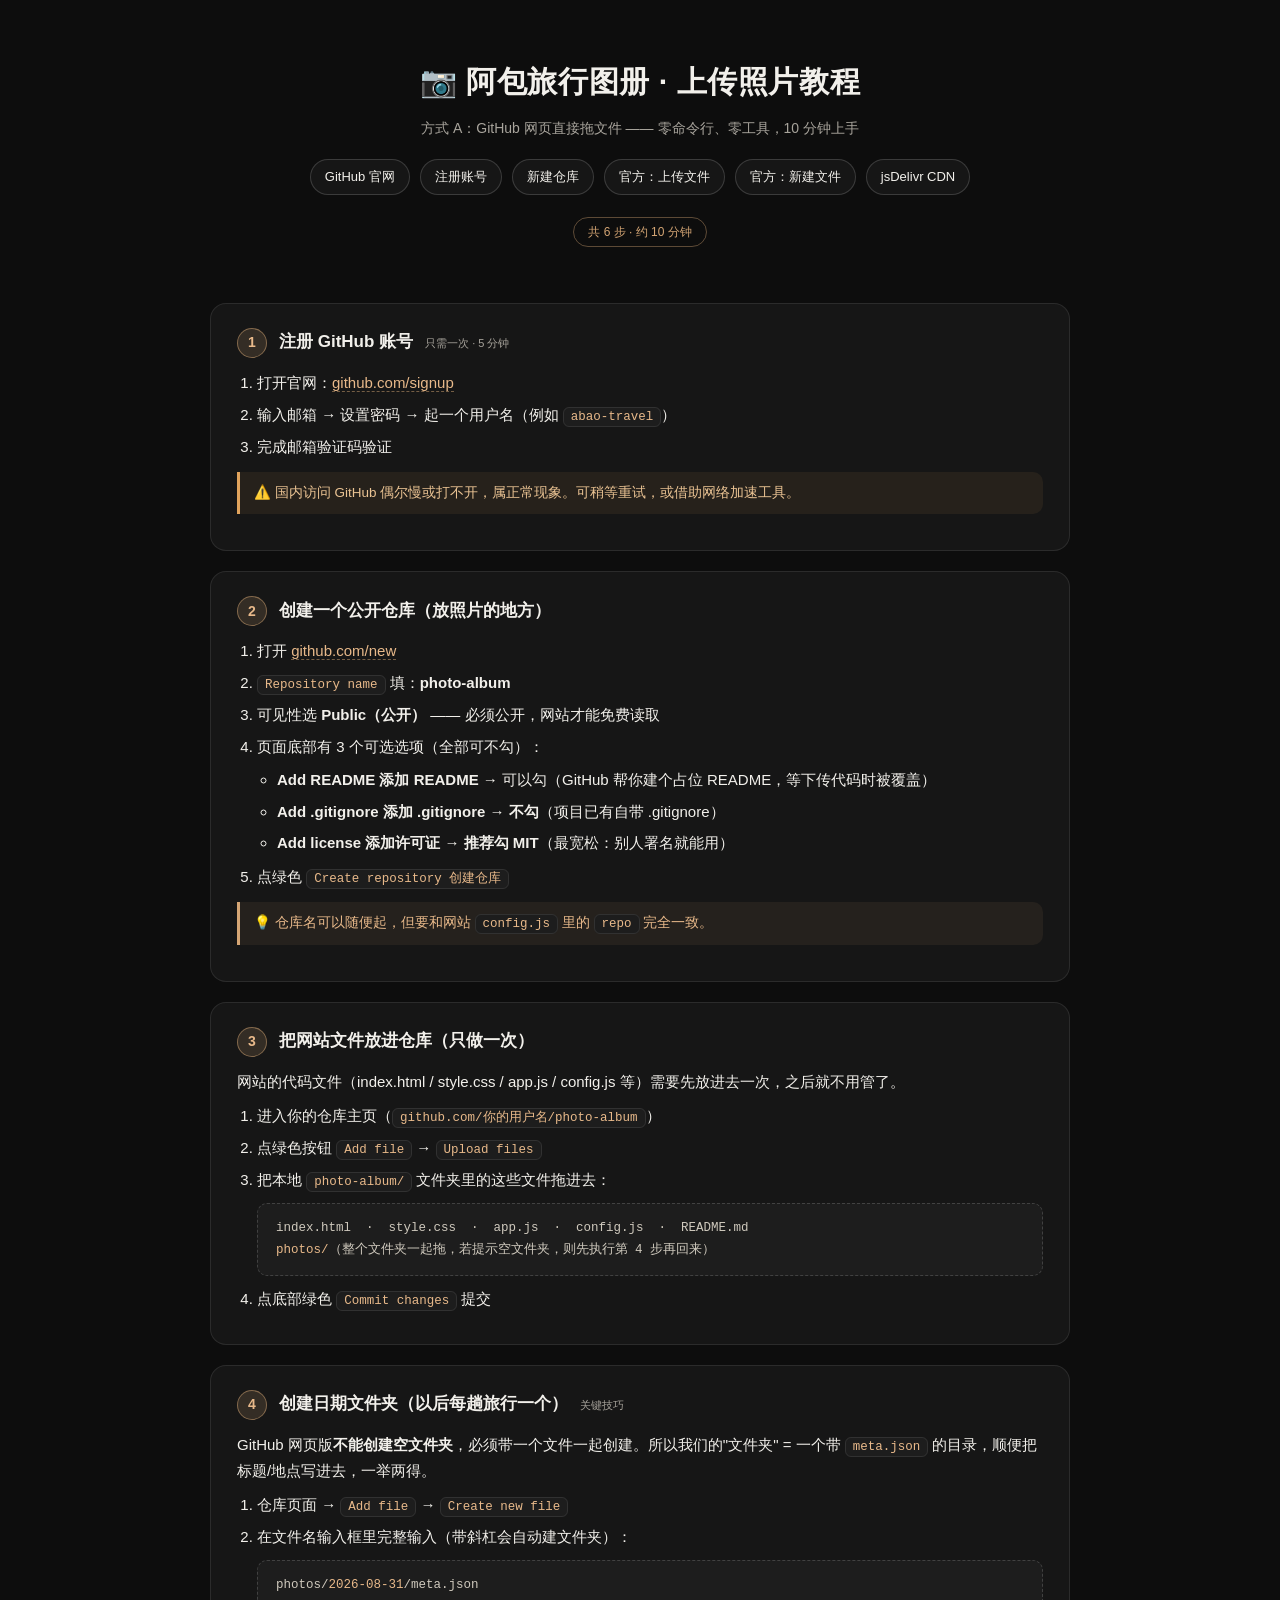
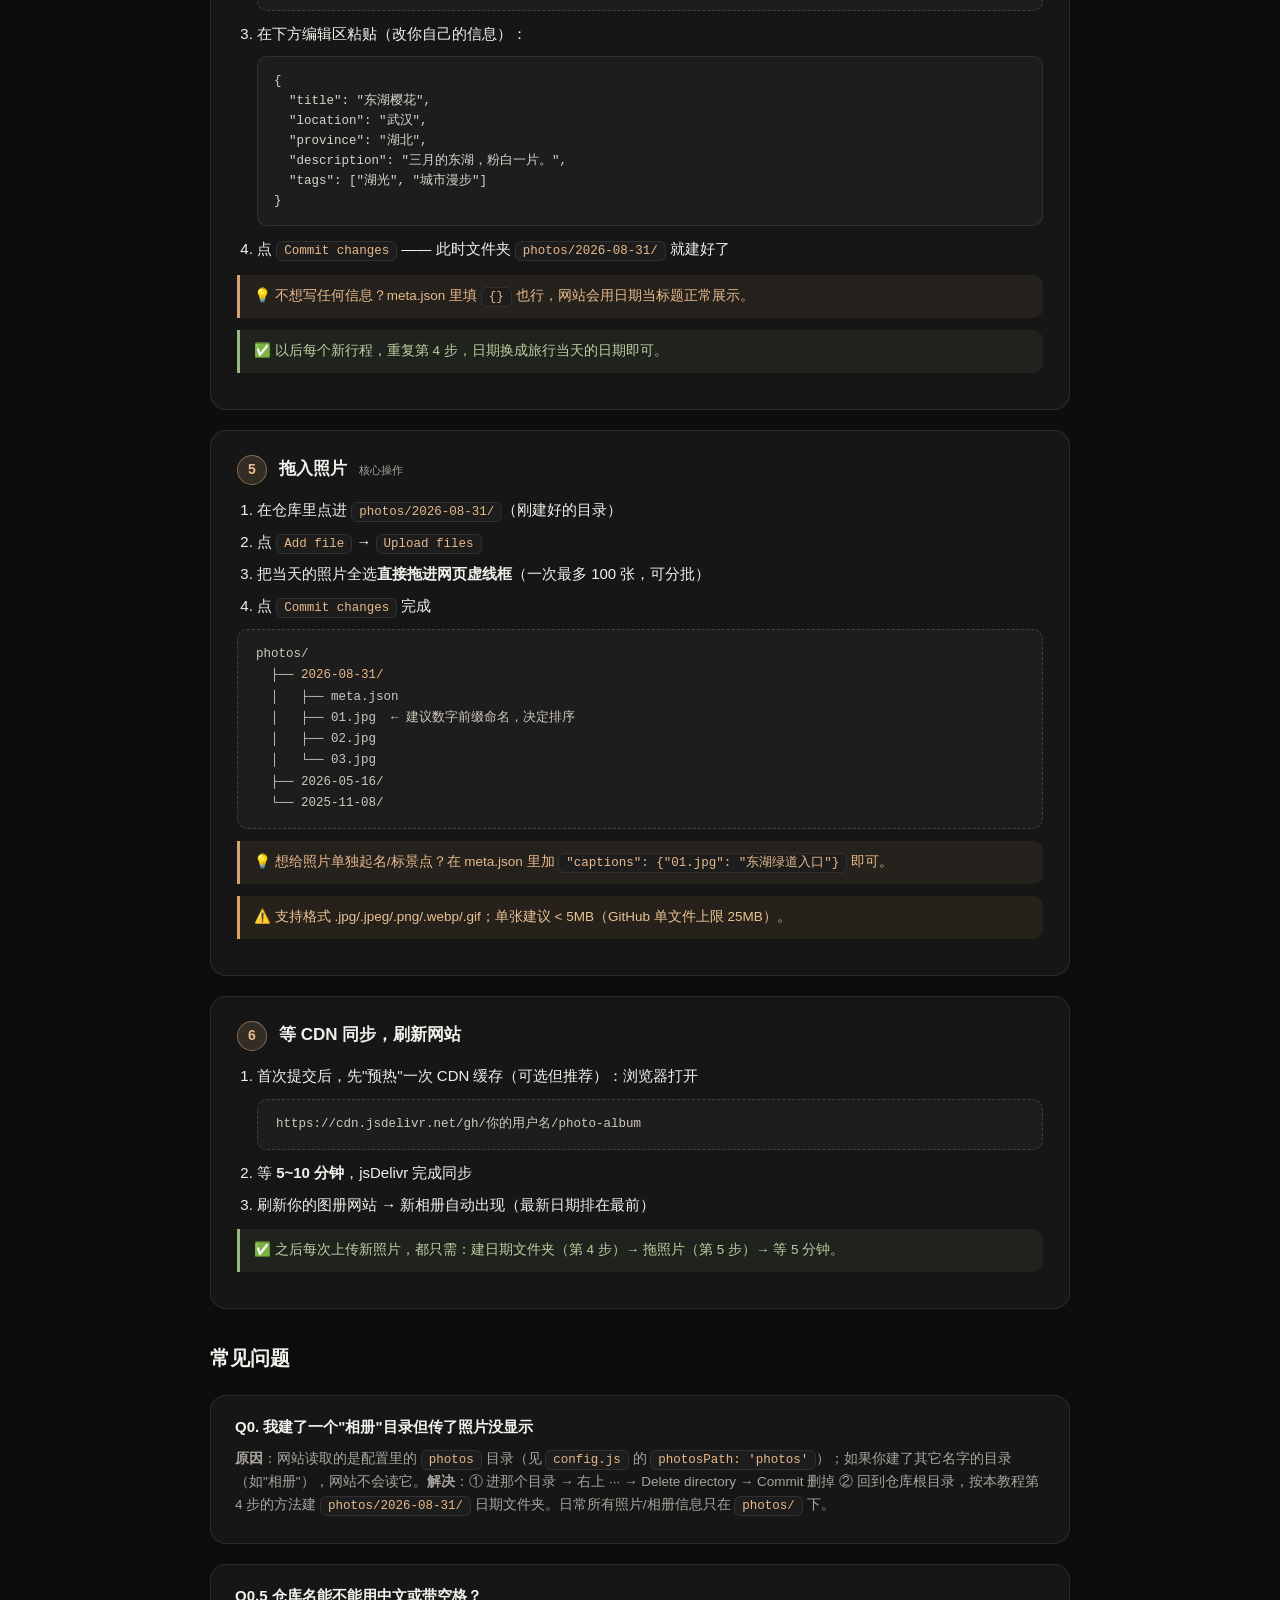
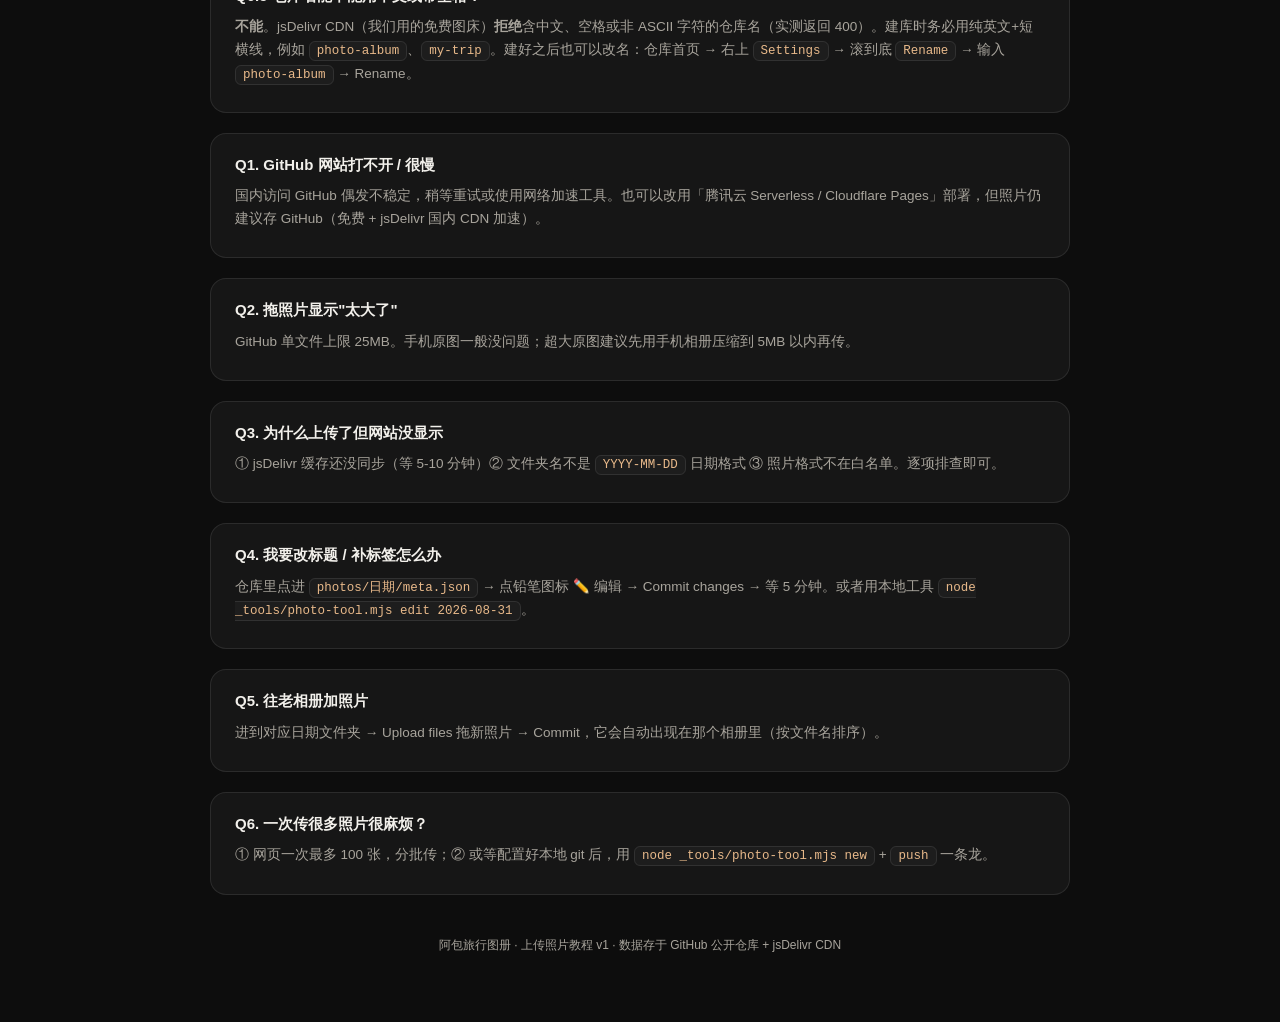
<file: 上传照片教程.html>
<!DOCTYPE html>
<html lang="zh-CN">
<head>
<meta charset="UTF-8">
<meta name="viewport" content="width=device-width, initial-scale=1.0">
<title>阿包旅行图册 · 上传照片新手教程</title>
<style>
  :root {
    --bg: #0d0d0d;
    --surface: #161616;
    --surface2: #1d1d1d;
    --border: rgba(255,255,255,.09);
    --border2: rgba(255,255,255,.16);
    --fg: #f2f0eb;
    --muted: #a8a49c;
    --accent: #d4a574;
    --accent2: #e8b98a;
    --ok: #9cb585;
    --warn: #e0a35c;
  }
  * { box-sizing: border-box; margin: 0; padding: 0; }
  body {
    background: var(--bg);
    color: var(--fg);
    font-family: -apple-system, BlinkMacSystemFont, "PingFang SC", "Hiragino Sans GB", "Microsoft YaHei", sans-serif;
    font-size: 15px;
    line-height: 1.7;
    padding: 0 20px 80px;
  }
  .wrap { max-width: 860px; margin: 0 auto; }
  header {
    text-align: center;
    padding: 56px 0 36px;
  }
  header h1 {
    font-size: 30px;
    font-weight: 600;
    letter-spacing: .02em;
    margin-bottom: 10px;
  }
  header p { color: var(--muted); font-size: 14px; }
  header .steps-count {
    display: inline-block;
    margin-top: 14px;
    font-size: 12px;
    color: var(--accent);
    border: 1px solid rgba(212,165,116,.4);
    border-radius: 999px;
    padding: 4px 14px;
  }
  .links {
    display: flex;
    flex-wrap: wrap;
    justify-content: center;
    gap: 10px;
    margin: 18px 0 8px;
  }
  .links a {
    color: var(--fg);
    text-decoration: none;
    font-size: 13px;
    background: var(--surface);
    border: .5px solid var(--border2);
    border-radius: 999px;
    padding: 6px 14px;
    transition: border-color .2s, color .2s;
  }
  .links a:hover { border-color: var(--accent); color: var(--accent2); }

  .step {
    background: var(--surface);
    border: .5px solid var(--border);
    border-radius: 16px;
    padding: 24px 26px;
    margin: 20px 0;
  }
  .step-head {
    display: flex;
    align-items: baseline;
    gap: 12px;
    margin-bottom: 12px;
  }
  .step-num {
    flex: 0 0 auto;
    width: 30px; height: 30px;
    border-radius: 50%;
    background: rgba(212,165,116,.16);
    border: 1px solid rgba(212,165,116,.5);
    color: var(--accent2);
    font-weight: 600;
    font-size: 14px;
    display: flex;
    align-items: center;
    justify-content: center;
  }
  .step-title { font-size: 17px; font-weight: 600; }
  .step-tag { font-size: 11px; color: var(--muted); }
  .step ol, .step ul { padding-left: 20px; margin: 8px 0; }
  .step li { margin: 6px 0; }
  .step p { margin: 8px 0; }

  code {
    font-family: ui-monospace, "SF Mono", Menlo, Consolas, monospace;
    font-size: 12.5px;
    background: var(--surface2);
    border: .5px solid var(--border);
    border-radius: 6px;
    padding: 2px 7px;
    color: var(--accent2);
  }
  pre {
    background: var(--surface2);
    border: .5px solid var(--border);
    border-radius: 10px;
    padding: 14px 16px;
    overflow-x: auto;
    font-size: 12.5px;
    line-height: 1.6;
    margin: 10px 0;
  }
  pre code { background: none; border: none; padding: 0; color: #d8d4ca; }

  .path-box {
    background: var(--surface2);
    border: .5px dashed var(--border2);
    border-radius: 10px;
    padding: 14px 18px;
    font-family: ui-monospace, Menlo, monospace;
    font-size: 12.5px;
    color: #cfc9bd;
    margin: 10px 0;
  }
  .path-box b { color: var(--accent2); font-weight: 500; }

  .tip {
    border-left: 3px solid var(--accent);
    background: rgba(212,165,116,.08);
    border-radius: 0 10px 10px 0;
    padding: 10px 14px;
    margin: 12px 0;
    font-size: 13.5px;
    color: var(--accent2);
  }
  .warn {
    border-left: 3px solid var(--warn);
    background: rgba(224,163,92,.08);
    border-radius: 0 10px 10px 0;
    padding: 10px 14px;
    margin: 12px 0;
    font-size: 13.5px;
    color: #eac393;
  }
  .ok {
    border-left: 3px solid var(--ok);
    background: rgba(156,181,133,.08);
    border-radius: 0 10px 10px 0;
    padding: 10px 14px;
    margin: 12px 0;
    font-size: 13.5px;
    color: #b9cf9f;
  }
  a.ext {
    color: var(--accent2);
    text-decoration: none;
    border-bottom: .5px dashed rgba(212,165,116,.5);
  }
  a.ext:hover { border-bottom-style: solid; }

  .faq .step { padding: 18px 24px; }
  .faq h3 { font-size: 15px; font-weight: 600; margin-bottom: 6px; }
  .faq p { color: var(--muted); font-size: 13.5px; }

  footer { text-align: center; color: var(--muted); font-size: 12px; margin-top: 40px; }
</style>
</head>
<body>
<div class="wrap">

<header>
  <h1>📷 阿包旅行图册 · 上传照片教程</h1>
  <p>方式 A：GitHub 网页直接拖文件 —— 零命令行、零工具，10 分钟上手</p>
  <div class="links">
    <a href="https://github.com" target="_blank" rel="noopener">GitHub 官网</a>
    <a href="https://github.com/signup" target="_blank" rel="noopener">注册账号</a>
    <a href="https://github.com/new" target="_blank" rel="noopener">新建仓库</a>
    <a href="https://docs.github.com/zh/repositories/working-with-files/managing-files/adding-a-file-to-a-repository" target="_blank" rel="noopener">官方：上传文件</a>
    <a href="https://docs.github.com/zh/repositories/working-with-files/managing-files/creating-new-files" target="_blank" rel="noopener">官方：新建文件</a>
    <a href="https://www.jsdelivr.com/github" target="_blank" rel="noopener">jsDelivr CDN</a>
  </div>
  <span class="steps-count">共 6 步 · 约 10 分钟</span>
</header>

<!-- 第 1 步 -->
<section class="step">
  <div class="step-head">
    <span class="step-num">1</span>
    <span class="step-title">注册 GitHub 账号</span>
    <span class="step-tag">只需一次 · 5 分钟</span>
  </div>
  <ol>
    <li>打开官网：<a class="ext" href="https://github.com/signup" target="_blank" rel="noopener">github.com/signup</a></li>
    <li>输入邮箱 → 设置密码 → 起一个用户名（例如 <code>abao-travel</code>）</li>
    <li>完成邮箱验证码验证</li>
  </ol>
  <div class="warn">⚠️ 国内访问 GitHub 偶尔慢或打不开，属正常现象。可稍等重试，或借助网络加速工具。</div>
</section>

<!-- 第 2 步 -->
<section class="step">
  <div class="step-head">
    <span class="step-num">2</span>
    <span class="step-title">创建一个公开仓库（放照片的地方）</span>
  </div>
  <ol>
    <li>打开 <a class="ext" href="https://github.com/new" target="_blank" rel="noopener">github.com/new</a></li>
    <li><code>Repository name</code> 填：<b>photo-album</b></li>
    <li>可见性选 <b>Public（公开）</b> —— 必须公开，网站才能免费读取</li>
    <li>页面底部有 3 个可选选项（全部可不勾）：
      <ul>
        <li><b>Add README 添加 README</b> → 可以勾（GitHub 帮你建个占位 README，等下传代码时被覆盖）</li>
        <li><b>Add .gitignore 添加 .gitignore</b> → <b>不勾</b>（项目已有自带 .gitignore）</li>
        <li><b>Add license 添加许可证</b> → <b>推荐勾 MIT</b>（最宽松：别人署名就能用）</li>
      </ul>
    </li>
    <li>点绿色 <code>Create repository 创建仓库</code></li>
  </ol>
  <div class="tip">💡 仓库名可以随便起，但要和网站 <code>config.js</code> 里的 <code>repo</code> 完全一致。</div>
</section>

<!-- 第 3 步 -->
<section class="step">
  <div class="step-head">
    <span class="step-num">3</span>
    <span class="step-title">把网站文件放进仓库（只做一次）</span>
  </div>
  <p>网站的代码文件（index.html / style.css / app.js / config.js 等）需要先放进去一次，之后就不用管了。</p>
  <ol>
    <li>进入你的仓库主页（<code>github.com/你的用户名/photo-album</code>）</li>
    <li>点绿色按钮 <code>Add file</code> → <code>Upload files</code></li>
    <li>把本地 <code>photo-album/</code> 文件夹里的这些文件拖进去：
      <div class="path-box">
        index.html &nbsp;·&nbsp; style.css &nbsp;·&nbsp; app.js &nbsp;·&nbsp; config.js &nbsp;·&nbsp; README.md<br>
        <b>photos/</b>（整个文件夹一起拖，若提示空文件夹，则先执行第 4 步再回来）
      </div>
    </li>
    <li>点底部绿色 <code>Commit changes</code> 提交</li>
  </ol>
</section>

<!-- 第 4 步 -->
<section class="step">
  <div class="step-head">
    <span class="step-num">4</span>
    <span class="step-title">创建日期文件夹（以后每趟旅行一个）</span>
    <span class="step-tag">关键技巧</span>
  </div>
  <p>GitHub 网页版<b>不能创建空文件夹</b>，必须带一个文件一起创建。所以我们的"文件夹" = 一个带 <code>meta.json</code> 的目录，顺便把标题/地点写进去，一举两得。</p>
  <ol>
    <li>仓库页面 → <code>Add file</code> → <code>Create new file</code></li>
    <li>在文件名输入框里完整输入（带斜杠会自动建文件夹）：
      <div class="path-box">
        photos/<b>2026-08-31</b>/meta.json
      </div>
    </li>
    <li>在下方编辑区粘贴（改你自己的信息）：
<pre><code>{
  "title": "东湖樱花",
  "location": "武汉",
  "province": "湖北",
  "description": "三月的东湖，粉白一片。",
  "tags": ["湖光", "城市漫步"]
}</code></pre>
    </li>
    <li>点 <code>Commit changes</code> —— 此时文件夹 <code>photos/2026-08-31/</code> 就建好了</li>
  </ol>
  <div class="tip">💡 不想写任何信息？meta.json 里填 <code>{}</code> 也行，网站会用日期当标题正常展示。</div>
  <div class="ok">✅ 以后每个新行程，重复第 4 步，日期换成旅行当天的日期即可。</div>
</section>

<!-- 第 5 步 -->
<section class="step">
  <div class="step-head">
    <span class="step-num">5</span>
    <span class="step-title">拖入照片</span>
    <span class="step-tag">核心操作</span>
  </div>
  <ol>
    <li>在仓库里点进 <code>photos/2026-08-31/</code>（刚建好的目录）</li>
    <li>点 <code>Add file</code> → <code>Upload files</code></li>
    <li>把当天的照片全选<b>直接拖进网页虚线框</b>（一次最多 100 张，可分批）</li>
    <li>点 <code>Commit changes</code> 完成</li>
  </ol>
  <div class="path-box">
    photos/<br>
    &nbsp;&nbsp;├── <b>2026-08-31/</b><br>
    &nbsp;&nbsp;│&nbsp;&nbsp;&nbsp;├── meta.json<br>
    &nbsp;&nbsp;│&nbsp;&nbsp;&nbsp;├── 01.jpg&nbsp;&nbsp;← 建议数字前缀命名，决定排序<br>
    &nbsp;&nbsp;│&nbsp;&nbsp;&nbsp;├── 02.jpg<br>
    &nbsp;&nbsp;│&nbsp;&nbsp;&nbsp;└── 03.jpg<br>
    &nbsp;&nbsp;├── 2026-05-16/<br>
    &nbsp;&nbsp;└── 2025-11-08/
  </div>
  <div class="tip">💡 想给照片单独起名/标景点？在 meta.json 里加 <code>"captions": {"01.jpg": "东湖绿道入口"}</code> 即可。</div>
  <div class="warn">⚠️ 支持格式 .jpg/.jpeg/.png/.webp/.gif；单张建议 &lt; 5MB（GitHub 单文件上限 25MB）。</div>
</section>

<!-- 第 6 步 -->
<section class="step">
  <div class="step-head">
    <span class="step-num">6</span>
    <span class="step-title">等 CDN 同步，刷新网站</span>
  </div>
  <ol>
    <li>首次提交后，先"预热"一次 CDN 缓存（可选但推荐）：浏览器打开
      <div class="path-box">https://cdn.jsdelivr.net/gh/你的用户名/photo-album</div>
    </li>
    <li>等 <b>5~10 分钟</b>，jsDelivr 完成同步</li>
    <li>刷新你的图册网站 → 新相册自动出现（最新日期排在最前）</li>
  </ol>
  <div class="ok">✅ 之后每次上传新照片，都只需：建日期文件夹（第 4 步）→ 拖照片（第 5 步）→ 等 5 分钟。</div>
</section>

<!-- 常见问题 -->
<section class="faq">
  <h2 style="font-size:20px; font-weight:600; margin: 32px 0 6px;">常见问题</h2>

  <div class="step">
    <h3>Q0. 我建了一个"相册"目录但传了照片没显示</h3>
    <p><b>原因</b>：网站读取的是配置里的 <code>photos</code> 目录（见 <code>config.js</code> 的 <code>photosPath: 'photos'</code>）；如果你建了其它名字的目录（如"相册"），网站不会读它。<b>解决</b>：① 进那个目录 → 右上 ··· → Delete directory → Commit 删掉 ② 回到仓库根目录，按本教程第 4 步的方法建 <code>photos/2026-08-31/</code> 日期文件夹。日常所有照片/相册信息只在 <code>photos/</code> 下。</p>
  </div>
  <div class="step">
    <h3>Q0.5 仓库名能不能用中文或带空格？</h3>
    <p><b>不能</b>。jsDelivr CDN（我们用的免费图床）<b>拒绝</b>含中文、空格或非 ASCII 字符的仓库名（实测返回 400）。建库时务必用纯英文+短横线，例如 <code>photo-album</code>、<code>my-trip</code>。建好之后也可以改名：仓库首页 → 右上 <code>Settings</code> → 滚到底 <code>Rename</code> → 输入 <code>photo-album</code> → Rename。</p>
  </div>
  <div class="step">
    <h3>Q1. GitHub 网站打不开 / 很慢</h3>
    <p>国内访问 GitHub 偶发不稳定，稍等重试或使用网络加速工具。也可以改用「腾讯云 Serverless / Cloudflare Pages」部署，但照片仍建议存 GitHub（免费 + jsDelivr 国内 CDN 加速）。</p>
  </div>
  <div class="step">
    <h3>Q2. 拖照片显示"太大了"</h3>
    <p>GitHub 单文件上限 25MB。手机原图一般没问题；超大原图建议先用手机相册压缩到 5MB 以内再传。</p>
  </div>
  <div class="step">
    <h3>Q3. 为什么上传了但网站没显示</h3>
    <p>① jsDelivr 缓存还没同步（等 5-10 分钟）② 文件夹名不是 <code>YYYY-MM-DD</code> 日期格式 ③ 照片格式不在白名单。逐项排查即可。</p>
  </div>
  <div class="step">
    <h3>Q4. 我要改标题 / 补标签怎么办</h3>
    <p>仓库里点进 <code>photos/日期/meta.json</code> → 点铅笔图标 ✏️ 编辑 → Commit changes → 等 5 分钟。或者用本地工具 <code>node _tools/photo-tool.mjs edit 2026-08-31</code>。</p>
  </div>
  <div class="step">
    <h3>Q5. 往老相册加照片</h3>
    <p>进到对应日期文件夹 → Upload files 拖新照片 → Commit，它会自动出现在那个相册里（按文件名排序）。</p>
  </div>
  <div class="step">
    <h3>Q6. 一次传很多照片很麻烦？</h3>
    <p>① 网页一次最多 100 张，分批传；② 或等配置好本地 git 后，用 <code>node _tools/photo-tool.mjs new</code> + <code>push</code> 一条龙。</p>
  </div>
</section>

<footer>阿包旅行图册 · 上传照片教程 v1 · 数据存于 GitHub 公开仓库 + jsDelivr CDN</footer>

</div>
</body>
</html>
</file>
